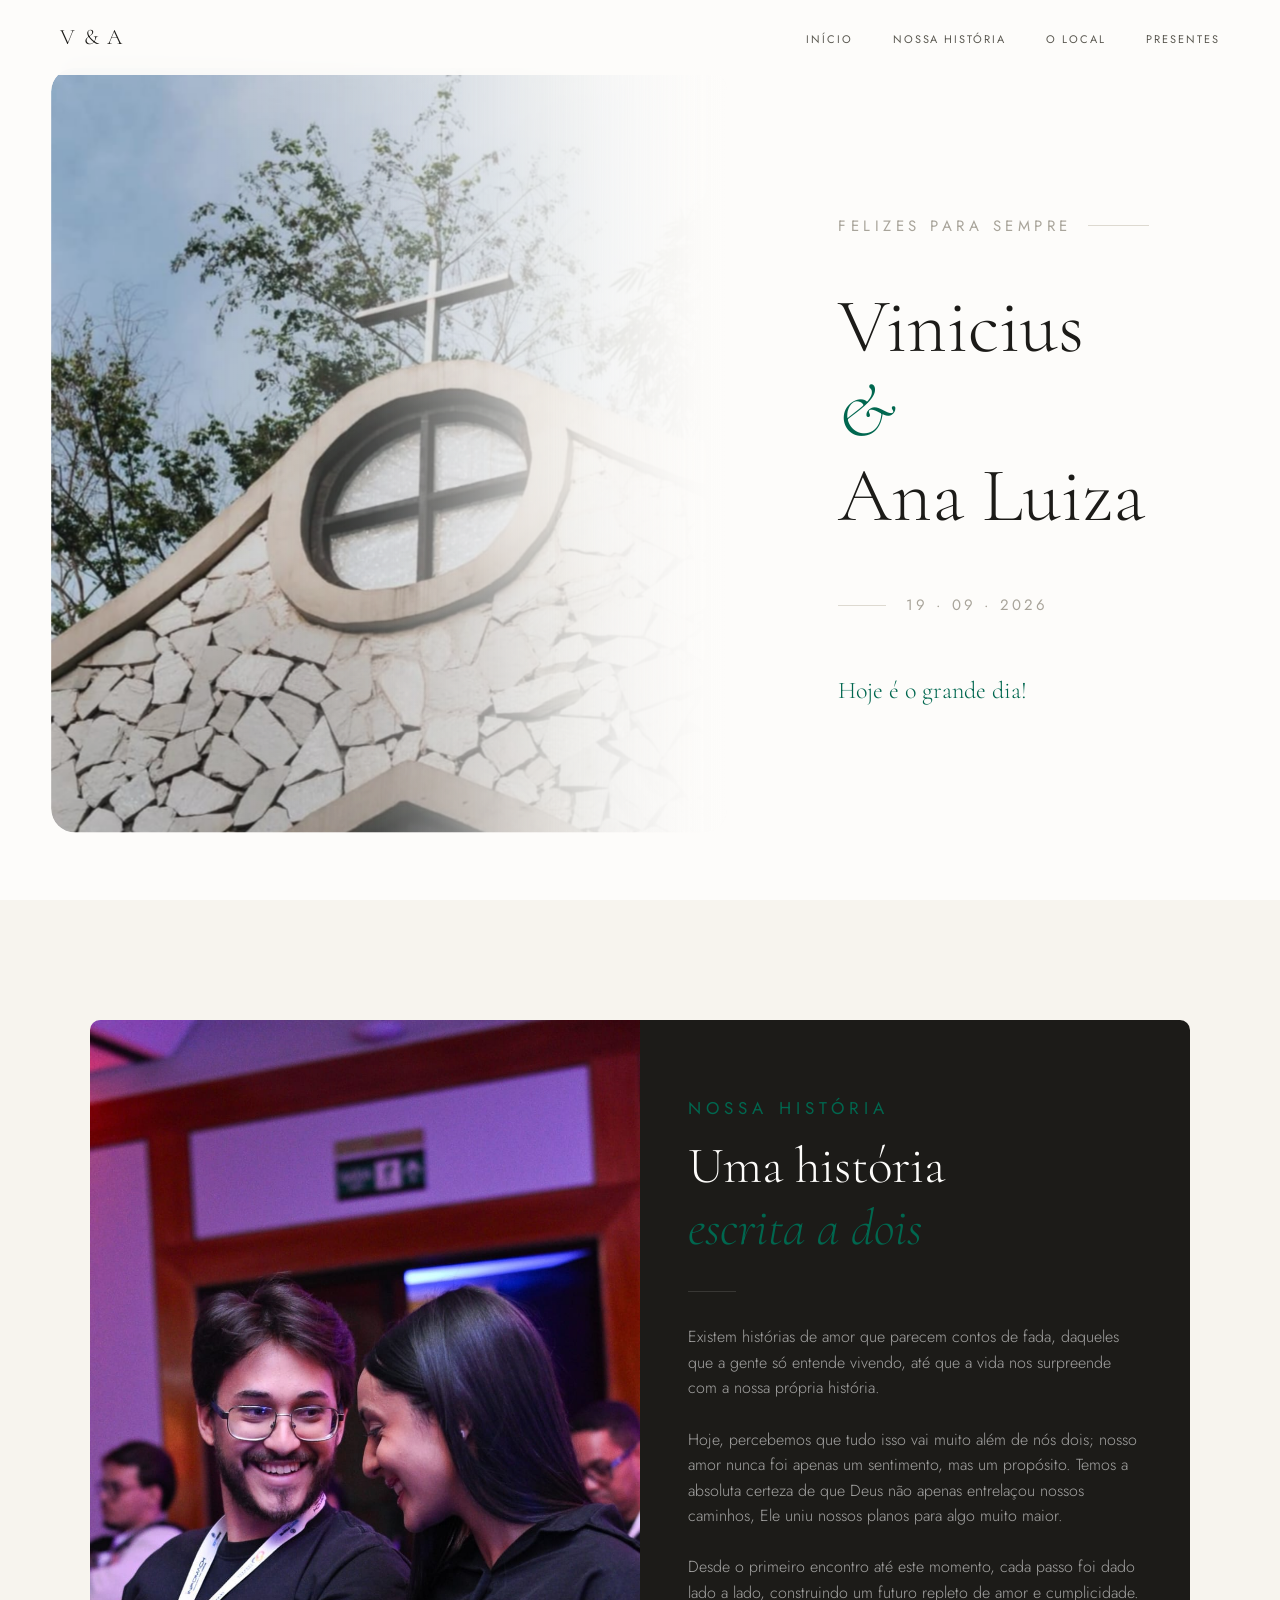
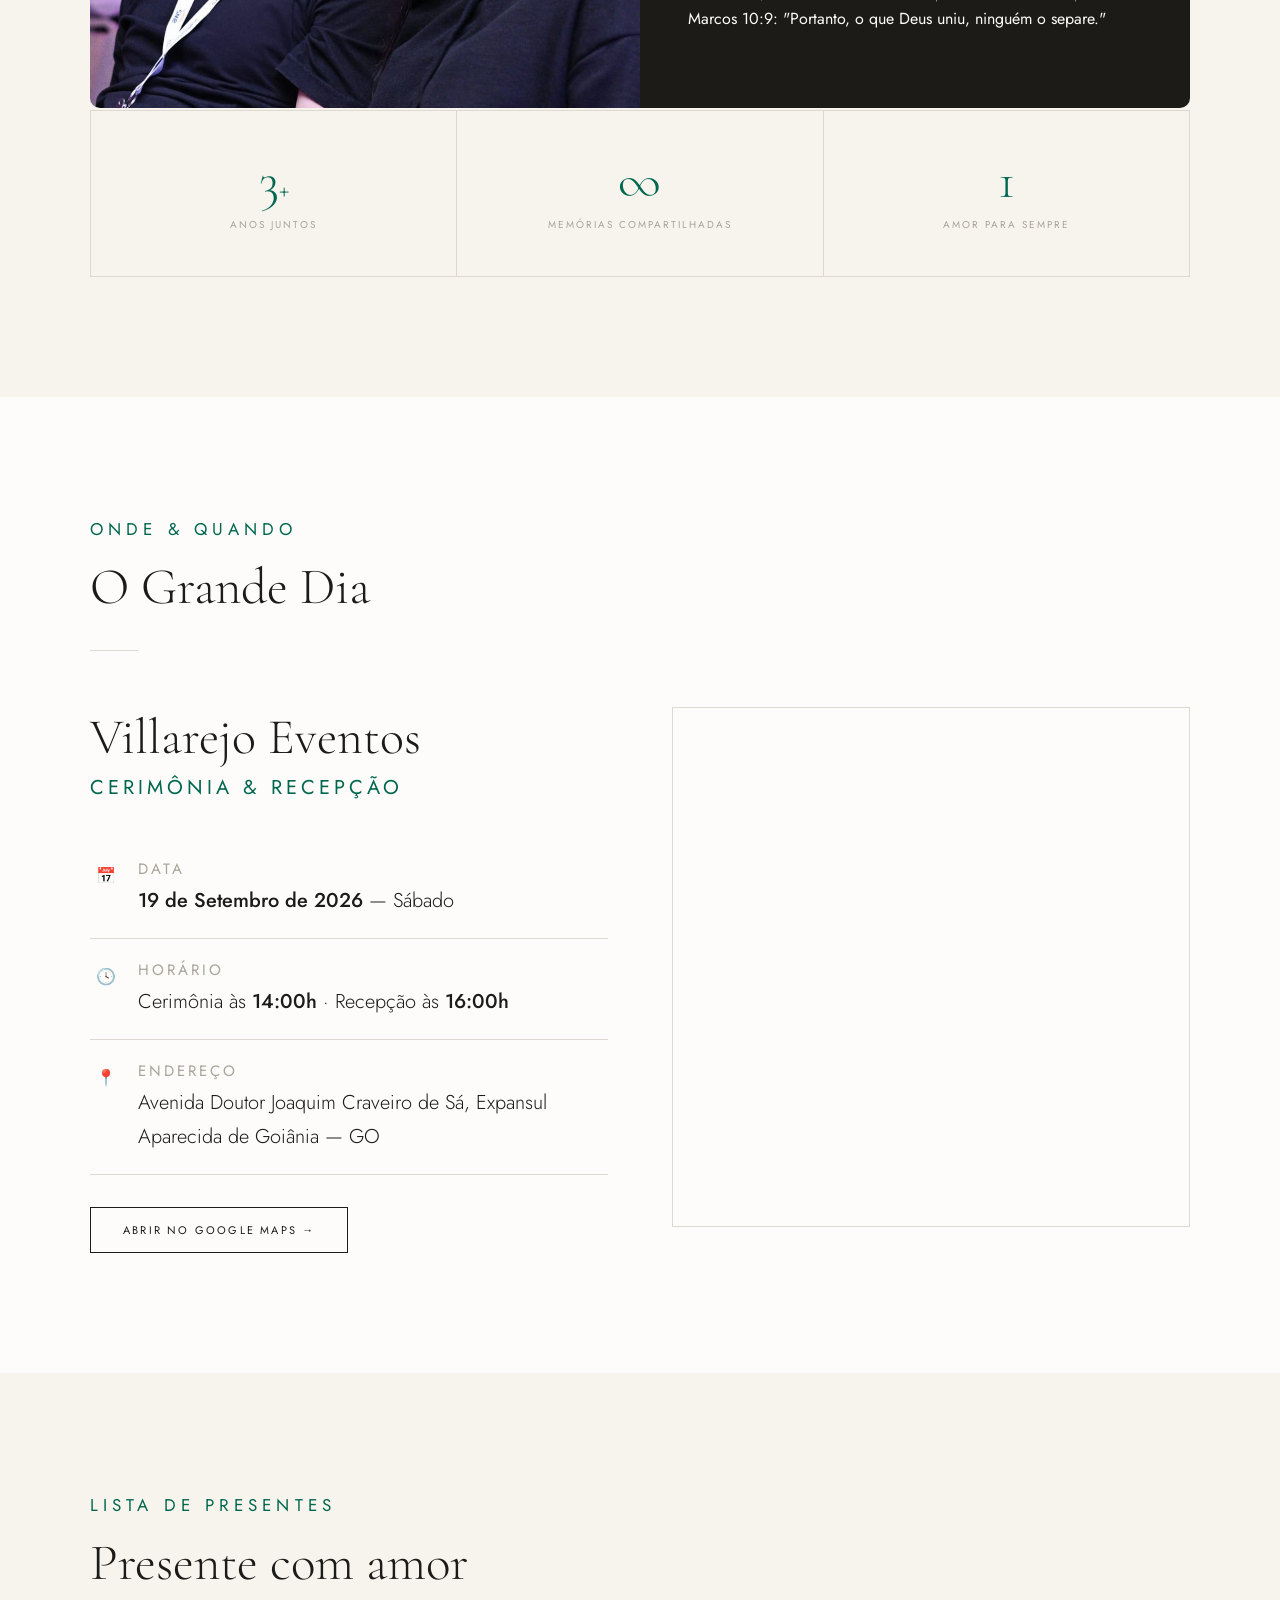
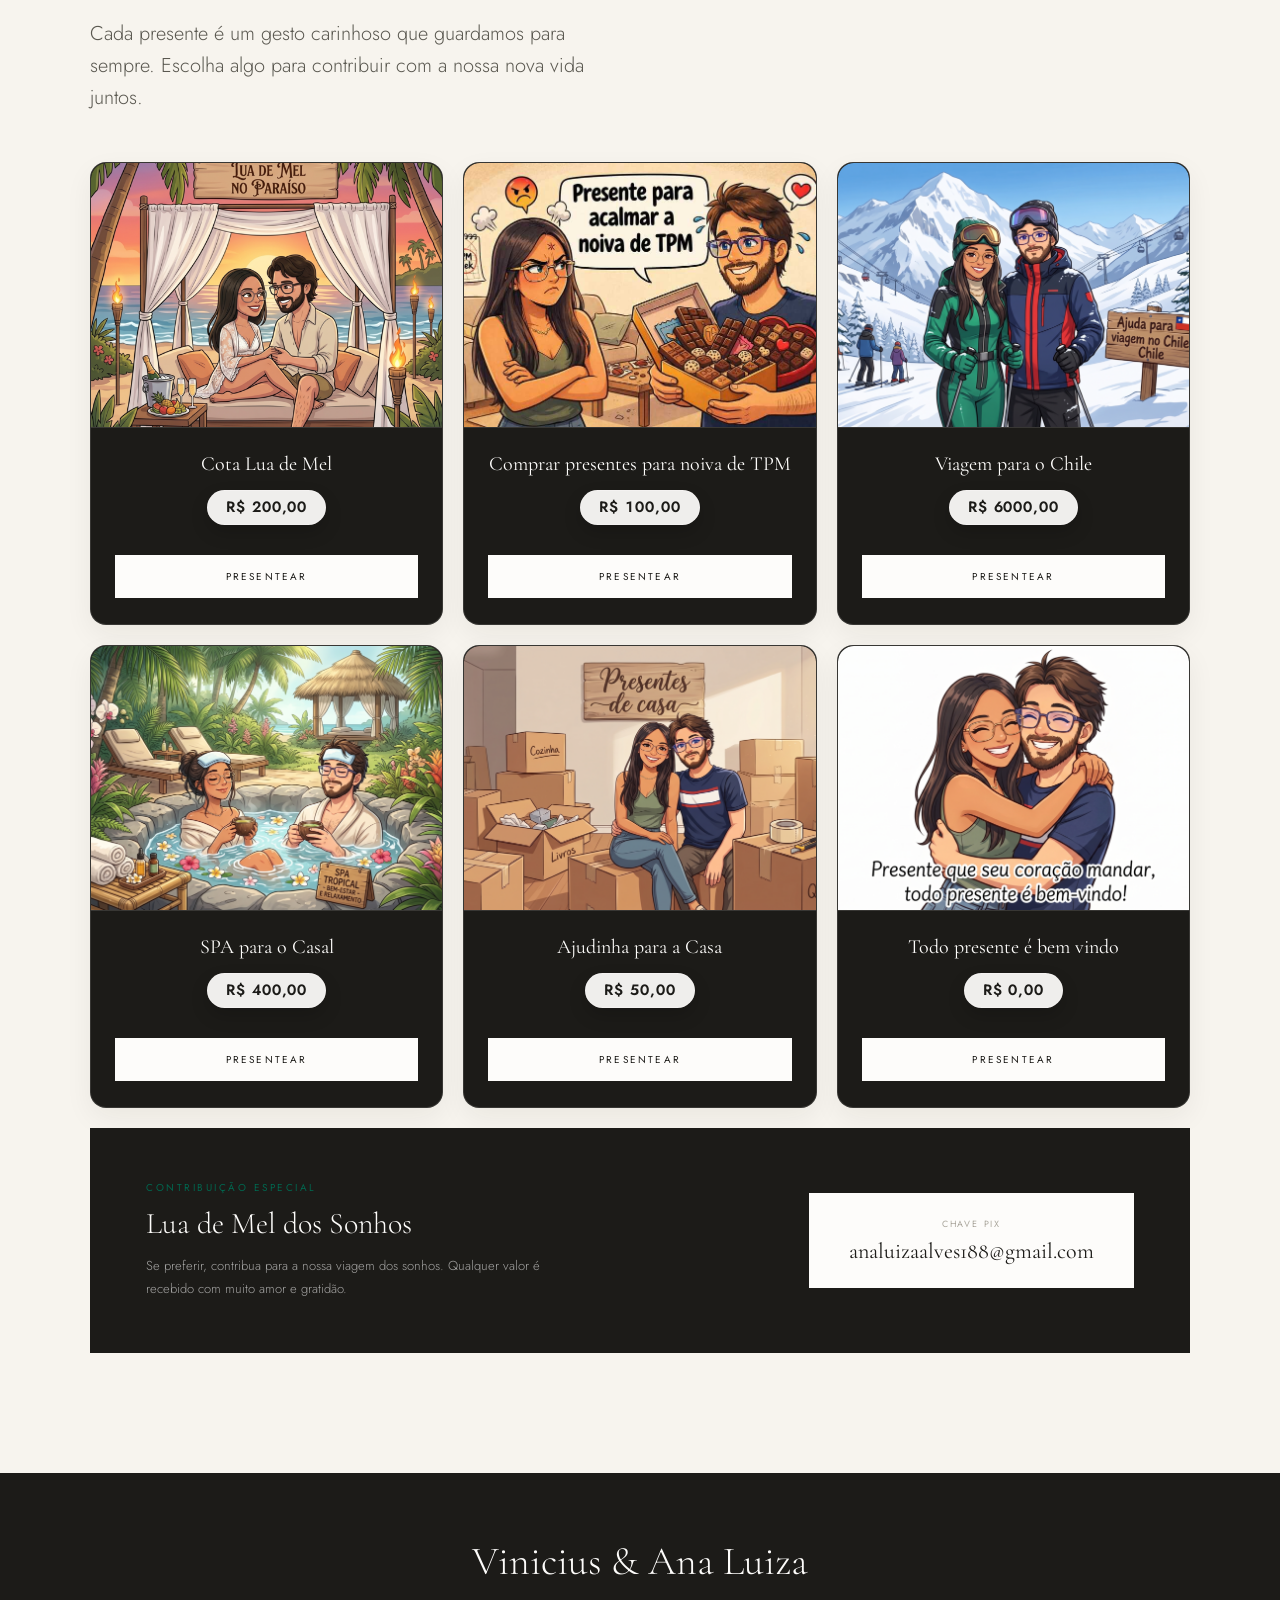
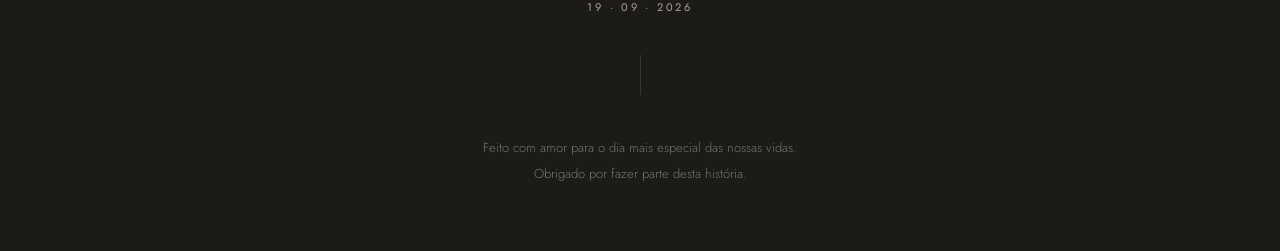
<file: casamento.html>
<!DOCTYPE html>
<html lang="pt-BR">

<head>
  <meta charset="UTF-8">
  <meta name="viewport" content="width=device-width, initial-scale=1.0">
  <title>Vinicius & Ana Luiza — 19.09.2026</title>
  <link rel="preconnect" href="https://fonts.googleapis.com">
  <link
    href="https://fonts.googleapis.com/css2?family=Cormorant+Garamond:ital,wght@0,300;0,400;0,600;1,300;1,400;1,600&family=Jost:wght@200;300;400;500&display=swap"
    rel="stylesheet">
  <link rel="stylesheet" href="css/style.css">
  <link rel="icon" type="image/png" href="assets/favicon-casamento.png">
  
</head>

<body>

  <nav id="navbar">
    <a href= "#home" class="nav-logo">V &amp; A</a>
    <ul class="nav-links">
      <li><a href="#home">Início</a></li>
      <li><a href="#about">Nossa História</a></li>
      <li><a href="#local">O Local</a></li>
      <li><a href="#presentes">Presentes</a></li>
    </ul>
  </nav>

  <!-- HERO -->
  <section id="home">
    <div class="hero-photo">
      <img src="assets/villarejo.jpeg" alt="Cerimônia" />
    </div>
    <div class="hero-content">
      <div class="hero-label">Felizes para sempre</div>
      <h1 class="hero-names">Vinicius<br><em>&amp;</em><br>Ana Luiza</h1>
      <div class="hero-date">19 · 09 · 2026</div>
      <div class="countdown" id="countdown">
        <div class="countdown-unit"><span class="countdown-num" id="cd-d">—</span><span
            class="countdown-label">Dias</span></div>
        <span class="countdown-sep">·</span>
        <div class="countdown-unit"><span class="countdown-num" id="cd-h">—</span><span
            class="countdown-label">Horas</span></div>
        <span class="countdown-sep">·</span>
        <div class="countdown-unit"><span class="countdown-num" id="cd-m">—</span><span
            class="countdown-label">Min</span></div>
        <span class="countdown-sep">·</span>
        <div class="countdown-unit"><span class="countdown-num" id="cd-s">—</span><span
            class="countdown-label">Seg</span></div>
      </div>
    </div>
  </section>

  <!-- ABOUT -->
  <section id="about">
    <div class="about-inner">
      <div class="about-hero reveal">
        <div class="about-photo-wrap">
          <div class="about-photo-placeholder">
            <img src="assets/foto-casal.jpeg" alt="foto-casal">
          </div>
        </div>
        <div class="about-text-panel">
          <span class="section-label">Nossa História</span>
          <h2 class="section-title">Uma história<br><em>escrita a dois</em></h2>
          <div class="divider"></div>
          <p class="about-story">
            Existem histórias de amor que parecem contos de fada, daqueles que a gente só entende vivendo, 
            até que a vida nos surpreende com a nossa própria história.<br><br>
            Hoje, percebemos que tudo isso vai muito além de nós dois; nosso amor nunca foi apenas um sentimento, mas um propósito.
            Temos a absoluta certeza de que Deus não apenas entrelaçou nossos caminhos, Ele uniu nossos planos para algo muito maior.<br><br>
            Desde o primeiro encontro até este momento, cada passo foi dado lado a lado, construindo um futuro repleto
            de amor e cumplicidade. <br><strong>Marcos 10:9: "Portanto, o que Deus uniu, ninguém o separe."</strong>
          </p>
        </div>
      </div>
      <div class="about-stats reveal">
        <div class="about-stat">
          <span class="about-stat-num">3<span style="font-size:26px;color:var(--light)">+</span></span>
          <span class="about-stat-label">Anos juntos</span>
        </div>
        <div class="about-stat">
          <span class="about-stat-num">∞</span>
          <span class="about-stat-label">Memórias compartilhadas</span>
        </div>
        <div class="about-stat">
          <span class="about-stat-num">1</span>
          <span class="about-stat-label">Amor para sempre</span>
        </div>
      </div>
    </div>
  </section>

  <!-- LOCAL -->
  <section id="local">
    <div class="local-inner">
      <div class="reveal">
        <span class="section-label">Onde &amp; Quando</span>
        <h2 class="section-title">O Grande Dia</h2>
        <div class="divider"></div>
      </div>
      <div class="local-grid">
        <div class="reveal d1">
          <div class="venue-name">Villarejo Eventos</div>
          <div class="venue-sub">Cerimônia &amp; Recepção</div>
          <div class="local-info-row">
            <div class="local-info-icon">📅</div>
            <div>
              <div class="local-info-type">Data</div>
              <div class="local-info-value"><strong>19 de Setembro de 2026</strong> — Sábado</div>
            </div>
          </div>
          <div class="local-info-row">
            <div class="local-info-icon">🕓</div>
            <div>
              <div class="local-info-type">Horário</div>
              <div class="local-info-value">Cerimônia às <strong>14:00h</strong> · Recepção às <strong>16:00h</strong>
              </div>
            </div>
          </div>
          <div class="local-info-row">
            <div class="local-info-icon">📍</div>
            <div>
              <div class="local-info-type">Endereço</div>
              <div class="local-info-value">Avenida Doutor Joaquim Craveiro de Sá, Expansul<br>Aparecida de Goiânia — GO</div>
            </div>
          </div>
          <a href="https://maps.app.goo.gl/ArLqcm95cmrXGMqs5" target="_blank" class="btn-map">Abrir no Google Maps →</a>
        </div>
        <div class="local-map reveal d2">
          <iframe src="https://maps.google.com/maps?q=-16.8176771,-49.2294347&z=16&output=embed" allowfullscreen
            loading="lazy" referrerpolicy="no-referrer-when-downgrade">
          </iframe>
        </div>
      </div>
    </div>
  </section>

  <!-- PRESENTES -->
  <section id="presentes">
    <div class="gifts-inner">
      <div class="reveal">
        <span class="section-label">Lista de Presentes</span>
        <h2 class="section-title">Presente com amor</h2>
        <p class="gifts-subtitle">Cada presente é um gesto carinhoso que guardamos para sempre. Escolha algo para
          contribuir com a nossa nova vida juntos.</p>
      </div>
      <div class="gifts-grid" id="gifts-grid"></div>
    </div>
  </section>

  <!-- FOOTER -->
  <footer>
    <div class="footer-names">Vinicius &amp; Ana Luiza</div>
    <div class="footer-date">19 · 09 · 2026</div>
    <div class="footer-bar"></div>
    <p class="footer-note">Feito com amor para o dia mais especial das nossas vidas.<br>Obrigado por fazer parte desta
      história.</p>
  </footer>

  <script src="src/script.js" defer></script>
</body>

</html>
</file>
<file: css/style.css>
/* ============================================================
   RESET & VARIÁVEIS
   ============================================================ */
*, *::before, *::after { margin: 0; padding: 0; box-sizing: border-box; }

:root {
  --bg: #FDFCFA;
  --bg-alt: #F7F4EE;
  --text: #1C1B18;
  --text-mid: #5A5850;
  --text-light: #A8A49A;
  --border: #DDD9D0;
  --sage: #00674F;
  --nav-bg: rgba(253,252,250,0.92);
  --hero-overlay: #FDFCFA;
  --panel-bg: #1C1B18;
  --panel-text: #FDFCFA;
  --panel-text-muted: rgba(255,255,255,0.6);
  --panel-text-subtle: rgba(255,255,255,0.38);
  --panel-border: rgba(255,255,255,0.12);
  --modal-backdrop: rgba(28,27,24,0.6);
  --shadow-soft: rgba(0,0,0,0.08);
  --hero-photo-shadow: none;
  --hero-fade-size: clamp(280px, 40vw, 640px);
  --hero-mobile-fade-size: clamp(180px, 38vh, 320px);
  --whatsapp-bg: #25D366;
  --whatsapp-hover: #1ebe5a;
  --whatsapp-text: #fff;
}

[data-theme="dark"] {
  --bg: #111110;
  --bg-alt: #1A1917;
  --text: #EDE9E1;
  --text-mid: #C9C3B8;
  --text-light: #928D83;
  --border: #2C2B28;
  --sage: #3DB389;
  --nav-bg: rgba(17,17,16,0.92);
  --hero-overlay: #111110;
  --modal-backdrop: rgba(0,0,0,0.68);
  --shadow-soft: rgba(0,0,0,0.32);
  --hero-photo-shadow: none;
}

html { scroll-behavior: smooth; }
body {
  font-family: 'Jost', sans-serif;
  background: var(--bg);
  color: var(--text);
  transition: background 0.35s, color 0.35s;
}

.icon-line {
  width: 24px;
  height: 24px;
  display: inline-block;
  flex-shrink: 0;
  stroke: currentColor;
  stroke-linecap: round;
  stroke-linejoin: round;
  color: currentColor;
  vertical-align: middle;
}

.custom-cursor { display: none; }

@media (hover: hover) and (pointer: fine) {
  .custom-cursor {
    position: fixed;
    top: 0;
    left: 0;
    display: block;
    width: 18px;
    height: 18px;
    border: 1px solid var(--sage);
    border-radius: 50%;
    pointer-events: none;
    z-index: 9999;
    opacity: 0;
    transform: translate3d(-100px, -100px, 0);
    transition: width 0.18s ease, height 0.18s ease, border-color 0.18s ease, background-color 0.18s ease, opacity 0.18s ease;
    will-change: transform;
  }

  .custom-cursor.is-visible { opacity: 1; }

  .custom-cursor.is-hovering {
    width: 28px;
    height: 28px;
    border-color: var(--text);
    background-color: rgba(0, 103, 79, 0.08);
  }
}

@media (prefers-reduced-motion: reduce) {
  .custom-cursor { transition: none; }
}


/* ============================================================
   NAV
   ============================================================ */
nav {
  position: fixed; top: 0; left: 0; width: 100%; z-index: 100;
  display: flex; align-items: center; justify-content: space-between;
  padding: 24px 60px;
  background: var(--nav-bg);
  backdrop-filter: blur(12px);
  border-bottom: 1px solid transparent;
  transition: border-color 0.4s;
}
nav.scrolled { border-color: var(--border); }

.nav-logo {
  font-family: 'Cormorant Garamond', serif;
  font-size: 22px; font-weight: 300; letter-spacing: 0.08em;
  text-decoration: none; color: inherit;
}

.nav-links { display: flex; gap: 40px; list-style: none; }
.nav-links a {
  font-size: 11px; letter-spacing: 0.18em; text-transform: uppercase;
  text-decoration: none; color: var(--text-mid); transition: color 0.3s;
}
.nav-links a:hover { color: var(--text); }

/* Hambúrguer — escondido por padrão no desktop */
#nav-toggle    { display: none; }
.nav-hamburger {
  display: none;
  border: 0;
  background: transparent;
  padding: 0;
  font: inherit;
  color: inherit;
}

.theme-toggle {
  display: flex; align-items: center; gap: 8px;
  background: none; border: none; cursor: pointer;
  padding: 4px 0; margin-left: 32px; flex-shrink: 0;
}
.theme-toggle-track {
  width: 40px; height: 22px;
  background: var(--border); border-radius: 999px;
  position: relative; transition: background 0.3s; flex-shrink: 0;
}
[data-theme="dark"] .theme-toggle-track { background: var(--sage); }
.theme-toggle-knob {
  position: absolute; top: 3px; left: 3px;
  width: 16px; height: 16px; border-radius: 50%;
  background: var(--bg); transition: transform 0.3s cubic-bezier(0.22,1,0.36,1);
}
[data-theme="dark"] .theme-toggle-knob { transform: translateX(18px); }
.theme-toggle-icon {
  width: 18px; height: 18px;
  display: inline-flex; align-items: center; justify-content: center;
  color: var(--text); line-height: 1; user-select: none;
}
.theme-toggle-icon .icon-line { width: 18px; height: 18px; }
.theme-icon-sun { display: none; }
.theme-toggle-icon.is-dark .theme-icon-moon { display: none; }
.theme-toggle-icon.is-dark .theme-icon-sun { display: inline-block; }


/* ============================================================
   HERO
   ============================================================ */
#home {
  position: relative;
  isolation: isolate;
  min-height: 100vh;
  display: grid;
  grid-template-columns: 6fr 4fr;
  align-items: center;
  padding: 0 clamp(24px, 4vw, 60px);
  gap: clamp(24px, 4vw, 56px);
}

.hero-petals {
  position: absolute;
  inset: 0;
  z-index: 1;
  overflow: hidden;
  pointer-events: none;
}

.hero-petal {
  position: absolute;
  top: -10vh;
  left: var(--x);
  width: var(--size);
  height: calc(var(--size) * 1.35);
  border-radius: 70% 30% 70% 30%;
  background: color-mix(in srgb, var(--sage) 36%, #f2aeb8 64%);
  box-shadow: 0 0 16px rgba(255, 255, 255, 0.12);
  opacity: var(--opacity);
  transform: translate3d(0, -10vh, 0) rotate(var(--rotation));
  animation: heroPetalFall var(--duration) linear var(--delay) infinite;
}

.hero-petal::after {
  content: '';
  position: absolute;
  inset: 18% 28% auto auto;
  width: 28%;
  height: 28%;
  border-radius: 50%;
  background: rgba(255, 255, 255, 0.24);
}

.hero-photo {
  position: relative;
  z-index: 0;
  height: 85vh; margin-left: 0;
  border: 0;
  border-radius: 24px;
  overflow: hidden;
  background: var(--hero-overlay);
  box-shadow: var(--hero-photo-shadow);
  /* clip-path garante corte limpo sem franja de sub-pixel */
  clip-path: inset(0 round 24px);
}
.hero-photo img {
  width: 100%; height: 100%; margin-top: 0; object-fit: cover; display: block;
  filter: brightness(1.05) contrast(0.90);
  transform: translate3d(0, var(--hero-parallax-y, 0px), 0) scale(1.04);
  will-change: transform;
}
.hero-photo::after {
  content: '';
  position: absolute;
  inset: 0 0 0 auto;
  z-index: 1;
  width: var(--hero-fade-size);
  background: linear-gradient(
    to right,
    transparent 0%,
    color-mix(in srgb, var(--hero-overlay) 6%, transparent) 12%,
    color-mix(in srgb, var(--hero-overlay) 16%, transparent) 26%,
    color-mix(in srgb, var(--hero-overlay) 34%, transparent) 44%,
    color-mix(in srgb, var(--hero-overlay) 58%, transparent) 64%,
    color-mix(in srgb, var(--hero-overlay) 80%, transparent) 82%,
    var(--hero-overlay) 100%
  );
  pointer-events: none;
}

@supports ((mask-image: linear-gradient(#000, transparent)) or (-webkit-mask-image: linear-gradient(#000, transparent))) {
  .hero-photo img {
    -webkit-mask-image: linear-gradient(
      to right,
      #000 0%,
      #000 36%,
      rgba(0, 0, 0, 0.96) 48%,
      rgba(0, 0, 0, 0.78) 62%,
      rgba(0, 0, 0, 0.52) 76%,
      rgba(0, 0, 0, 0.24) 90%,
      transparent 100%
    );
    mask-image: linear-gradient(
      to right,
      #000 0%,
      #000 36%,
      rgba(0, 0, 0, 0.96) 48%,
      rgba(0, 0, 0, 0.78) 62%,
      rgba(0, 0, 0, 0.52) 76%,
      rgba(0, 0, 0, 0.24) 90%,
      transparent 100%
    );
    -webkit-mask-size: 100% 100%;
    mask-size: 100% 100%;
    -webkit-mask-repeat: no-repeat;
    mask-repeat: no-repeat;
  }

  .hero-photo::after { mix-blend-mode: normal; }
}

.hero-editorial-mark {
  position: absolute;
  top: 50%;
  right: clamp(24px, 5vw, 88px);
  z-index: 1;
  transform: translateY(-50%);
  font-family: 'Cormorant Garamond', serif;
  font-size: clamp(144px, 18vw, 320px);
  font-weight: 300;
  line-height: 0.8;
  letter-spacing: -0.08em;
  color: color-mix(in srgb, var(--sage) 70%, var(--text-light) 30%);
  opacity: 0.12;
  pointer-events: none;
  user-select: none;
  text-shadow: 0 18px 70px color-mix(in srgb, var(--hero-overlay) 78%, transparent), 0 0 1px var(--bg);
}

.hero-content {
  position: relative;
  z-index: 2;
  display: flex; flex-direction: column; justify-content: center;
  padding: 100px 80px 80px 60px;
}
.hero-label {
  font-size: 15px; letter-spacing: 0.3em; text-transform: uppercase;
  color: var(--text-light); display: flex; align-items: center; gap: 16px; margin-bottom: 48px;
}
.hero-label::after { content: ''; flex: 1; height: 1px; background: var(--border); }

.hero-names {
  font-family: 'Cormorant Garamond', serif;
  font-size: clamp(56px, 6vw, 88px); font-weight: 300; line-height: 1.1; margin-bottom: 56px;
}
.hero-names em { font-style: italic; color: var(--sage); }

.hero-date {
  display: flex; align-items: center; gap: 20px;
  font-size: 15px; letter-spacing: 0.2em; color: var(--text-light);
  text-transform: uppercase; margin-bottom: 60px;
}
.hero-date::before { content: ''; width: 48px; height: 1px; background: var(--border); }

.countdown { display: flex; gap: 28px; align-items: flex-start; }
.countdown-unit { text-align: center; }
.countdown-num {
  font-family: 'Cormorant Garamond', serif;
  font-size: 44px; font-weight: 300; line-height: 1; display: block;
}
.countdown-label {
  font-size: 9px; letter-spacing: 0.2em; text-transform: uppercase;
  color: var(--text-light); margin-top: 6px; display: block;
}
.countdown-sep {
  font-family: 'Cormorant Garamond', serif;
  font-size: 40px; font-weight: 300; color: var(--border); padding-top: 4px;
}


/* ============================================================
   SEÇÕES — BASE
   ============================================================ */
section { padding: 120px 60px; }
.section-label {
  font-size: 17px; letter-spacing: 0.3em; text-transform: uppercase;
  color: var(--sage); margin-bottom: 16px; display: block;
}
.section-title {
  font-family: 'Cormorant Garamond', serif;
  font-size: clamp(36px, 4vw, 54px); font-weight: 300; line-height: 1.2; margin-bottom: 24px;
}
.divider { width: 48px; height: 1px; background: var(--border); margin: 32px 0; }
.ornament-divider {
  display: flex;
  align-items: center;
  width: 96px;
  height: 14px;
  margin: 28px 0 32px;
  background:
    radial-gradient(circle, var(--sage) 0 2.5px, transparent 3px) center / 8px 8px no-repeat;
}
.ornament-divider::before,
.ornament-divider::after {
  content: '';
  display: block;
  width: 42px;
  height: 100%;
  background:
    linear-gradient(var(--border), var(--border)) center / 100% 1px no-repeat,
    radial-gradient(circle, var(--text-light) 0 1.5px, transparent 2px) right center / 5px 5px no-repeat;
}
.ornament-divider::after {
  margin-left: auto;
  transform: scaleX(-1);
}

/* ============================================================
   ABOUT
   ============================================================ */
#about { background: var(--bg-alt); }
.about-inner { max-width: 1100px; margin: 0 auto; }

.about-hero { display: grid; grid-template-columns: 1fr 1fr; margin-bottom: 2px; }

.about-photo-wrap {
  aspect-ratio: 4/5; overflow: hidden;
  border-top-left-radius: 10px; border-bottom-left-radius: 10px;
}

/* Container da imagem — sempre se comporta como wrapper */
.about-photo-placeholder {
  width: 100%; height: 100%;
  min-height: unset; display: block;
  background: none; padding: 0;
}
.about-photo-placeholder img {
  width: 100%; height: 100%;
  object-fit: cover; object-position: center 15%; display: block;
}

.about-text-panel {
  background: var(--panel-bg); padding: 55px 48px;
  display: flex; flex-direction: column; justify-content: center;
  border-top-right-radius: 10px; border-bottom-right-radius: 10px;
}
.about-text-panel .section-label { color: var(--sage); }
.about-text-panel .section-title { color: var(--panel-text); margin-bottom: 0; }
.about-text-panel .section-title em { font-style: italic; color: var(--sage); }
.about-text-panel .divider { background: var(--panel-border); }
.about-text-panel .ornament-divider::before,
.about-text-panel .ornament-divider::after {
  background:
    linear-gradient(var(--panel-border), var(--panel-border)) center / 100% 1px no-repeat,
    radial-gradient(circle, var(--text-light) 0 1.5px, transparent 2px) right center / 5px 5px no-repeat;
}
.about-story { font-size: 16px; line-height: 1.6; color: var(--panel-text-muted); font-weight: 300; }
.about-story strong { color: var(--panel-text); font-weight: 400; }

.about-stats {
  display: grid; grid-template-columns: repeat(3,1fr);
  border-top: 1px solid var(--border); border-left: 1px solid var(--border);
}
.about-stat {
  padding: 44px 32px; text-align: center;
  border-right: 1px solid var(--border); border-bottom: 1px solid var(--border);
}
.about-stat-num {
  font-family: 'Cormorant Garamond', serif;
  font-size: 52px; font-weight: 300; color: var(--sage); display: block; line-height: 1;
}
.about-stat-label {
  font-size: 10px; letter-spacing: 0.2em; text-transform: uppercase;
  color: var(--text-light); margin-top: 10px; display: block;
}


/* ============================================================
   GALERIA
   ============================================================ */
#galeria { background: var(--bg); }
.gallery-inner { max-width: 1100px; margin: 0 auto; }
.gallery-grid {
  display: grid;
  grid-template-columns: repeat(12, 1fr);
  grid-auto-rows: 92px;
  gap: 18px;
  margin-top: 48px;
}
.gallery-item {
  position: relative;
  display: block;
  width: 100%;
  min-height: 0;
  padding: 0;
  overflow: hidden;
  background: var(--bg-alt);
  border: 1px solid var(--border);
  border-radius: 18px;
  cursor: pointer;
  box-shadow: 0 16px 36px var(--shadow-soft);
}
.gallery-item:nth-child(1) { grid-column: span 7; grid-row: span 5; }
.gallery-item:nth-child(2) { grid-column: span 5; grid-row: span 3; }
.gallery-item:nth-child(3) { grid-column: span 5; grid-row: span 4; }
.gallery-item:nth-child(4) { grid-column: span 7; grid-row: span 3; }
.gallery-item img,
.gallery-img {
  width: 100%;
  height: 100%;
  display: block;
  object-fit: cover;
  filter: saturate(0.92) contrast(0.98);
  transition: transform 0.7s cubic-bezier(0.22,1,0.36,1), filter 0.7s cubic-bezier(0.22,1,0.36,1);
}
.gallery-item:focus-visible { outline: 2px solid var(--sage); outline-offset: 4px; }

@media (hover: hover) and (pointer: fine) {
  .gallery-item:hover img {
    transform: scale(1.045);
    filter: saturate(1) contrast(1.02);
  }
}

.gallery-lightbox {
  position: fixed; inset: 0; z-index: 998;
  display: flex; align-items: center; justify-content: center;
  padding: 32px; opacity: 0; pointer-events: none;
  transition: opacity 0.28s ease;
}
.gallery-lightbox.open { opacity: 1; pointer-events: auto; }
.gallery-lightbox-backdrop {
  position: absolute; inset: 0;
  background: var(--modal-backdrop); backdrop-filter: blur(6px);
}
.gallery-lightbox-box {
  position: relative; z-index: 1;
  max-width: min(980px, 92vw); max-height: 88vh;
}
.gallery-lightbox-img {
  display: block;
  width: auto; max-width: 100%;
  max-height: 88vh;
  object-fit: contain;
  border-radius: 18px;
  box-shadow: 0 24px 70px rgba(0,0,0,0.32);
}
.gallery-lightbox-close {
  position: absolute; top: -18px; right: -18px;
  width: 42px; height: 42px;
  display: inline-flex; align-items: center; justify-content: center;
  background: var(--bg); color: var(--text);
  border: 1px solid var(--border); border-radius: 999px;
  cursor: pointer; line-height: 1;
  box-shadow: 0 14px 32px var(--shadow-soft);
}
.gallery-lightbox-close .icon-line { width: 20px; height: 20px; }
.gallery-lightbox-close:focus-visible { outline: 2px solid var(--sage); outline-offset: 3px; }


/* ============================================================
   LOCAL
   ============================================================ */
#local { background: var(--bg); }
.local-inner { max-width: 1100px; margin: 0 auto; }
.local-grid { display: grid; grid-template-columns: 1fr 1fr; gap: 64px; align-items: start; margin-top: 56px; }

.venue-name { font-family: 'Cormorant Garamond', serif; font-size: 50px; font-weight: 300; margin-bottom: 6px; }
.venue-sub { font-size: 20px; color: var(--sage); letter-spacing: 0.2em; text-transform: uppercase; margin-bottom: 36px; }

.local-info-row { display: flex; gap: 16px; align-items: flex-start; padding: 20px 0; border-bottom: 1px solid var(--border); }
.local-info-row:first-of-type { border-top: 1px solid var(--border); }
.local-info-icon {
  width: 32px; height: 32px; margin-top: 2px; flex-shrink: 0;
  display: inline-flex; align-items: center; justify-content: center;
  color: var(--sage);
}
.local-info-icon .icon-line { width: 30px; height: 30px; }
.local-info-type { font-size: 15px; letter-spacing: 0.2em; text-transform: uppercase; color: var(--text-light); margin-bottom: 4px; }
.local-info-value { font-size: 20px; font-weight: 300; line-height: 1.7; }
.local-info-value strong { font-weight: 500; }

.btn-map {
  display: inline-flex; align-items: center; gap: 10px;
  margin-top: 32px; padding: 14px 32px;
  border: 1px solid var(--text); color: var(--text);
  font-size: 11px; letter-spacing: 0.2em; text-transform: uppercase;
  text-decoration: none;
  transition: background-color 0.3s, color 0.3s;
  font-family: 'Jost', sans-serif;
}
.btn-map:hover { background: var(--text); color: var(--bg); }

.local-map { height: 520px; border: 1px solid var(--border); overflow: hidden; }
.local-map iframe { width: 100%; height: 100%; border: 0; display: block; }


/* ============================================================
   PRESENTES
   ============================================================ */
#presentes { background: var(--bg-alt); }
.gifts-inner { max-width: 1100px; margin: 0 auto; }
.gifts-subtitle { font-size: 20px; color: var(--text-mid); font-weight: 300; line-height: 1.6; max-width: 520px; margin-top: 16px; }

.gifts-grid { display: grid; grid-template-columns: repeat(3,1fr); gap: 20px; margin-top: 48px; }

.gift-card {
  background: var(--panel-bg); border: 1px solid var(--panel-border); overflow: hidden;
  border-radius: 16px; box-shadow: 0 10px 28px rgba(28,27,24,0.06);
  display: flex; flex-direction: column;
  transition: box-shadow 0.3s, transform 0.3s;
}
.gift-card:hover { box-shadow: 0 18px 42px rgba(28,27,24,0.12); transform: translateY(-3px); }

.gift-img-wrap { position: relative; overflow: hidden; aspect-ratio: 4/3; border-radius: 16px 16px 0 0; }
.gift-img-wrap img {
  width: 100%; height: 100%; object-fit: cover; display: block;
  transition: transform 0.6s cubic-bezier(0.22,1,0.36,1);
  image-rendering: -webkit-optimize-contrast;
  image-rendering: smooth;
  -ms-interpolation-mode: bicubic;
}
.gift-card:hover .gift-img-wrap img { transform: scale(1.06); }

.gift-badge-chosen {
  position: absolute; top: 12px; right: 12px;
  background: var(--text); color: var(--bg);
  padding: 4px 12px; font-size: 9px; letter-spacing: 0.15em; text-transform: uppercase;
}

.gift-body {
  padding: 24px 24px 26px; flex: 1;
  display: flex; flex-direction: column; align-items: center; text-align: center;
  border-top: 1px solid var(--panel-border); gap: 10px;
}
.gift-name { font-family: 'Cormorant Garamond', serif; font-size: 20px; font-weight: 400; color: var(--panel-text); margin-bottom: 0; }
.gift-price {
  display: inline-flex; align-items: center; justify-content: center;
  padding: 8px 18px; border-radius: 999px;
  background: rgba(253, 252, 250, 0.94);
  color: #1C1B18; border: 1px solid rgba(253, 252, 250, 0.28);
  font-size: 15px; font-weight: 600; line-height: 1.15;
  margin: 4px 0 20px; letter-spacing: 0.06em;
  font-variant-numeric: tabular-nums;
  box-shadow: 0 8px 18px rgba(0, 0, 0, 0.16);
}

.gift-btn {
  display: block; width: 100%; padding: 14px;
  background: var(--panel-text); color: var(--panel-bg); border: none;
  font-family: 'Jost', sans-serif; font-size: 10px; letter-spacing: 0.22em;
  text-transform: uppercase; cursor: pointer; transition: background 0.3s; margin-top: auto;
}
.gift-btn:hover:not(:disabled) { background: var(--sage); }
.gift-btn:disabled { background: var(--border); color: var(--text-light); cursor: default; }

/* PIX banner */
.pix-banner {
  grid-column: 1/-1; background: var(--panel-bg);
  padding: 52px 56px; display: flex; align-items: center;
  justify-content: space-between; gap: 40px;
}
.pix-banner-label { font-size: 10px; letter-spacing: 0.25em; text-transform: uppercase; color: var(--sage); margin-bottom: 10px; }
.pix-banner-title { font-family: 'Cormorant Garamond', serif; font-size: 30px; font-weight: 300; color: var(--panel-text); margin-bottom: 12px; }
.pix-banner-desc { font-size: 13px; color: var(--panel-text-muted); font-weight: 300; max-width: 420px; line-height: 1.8; }
.pix-box { background: var(--bg); padding: 24px 40px; text-align: center; flex-shrink: 0; }
.pix-box-label { font-size: 9px; letter-spacing: 0.2em; text-transform: uppercase; color: var(--text-light); margin-bottom: 8px; }
.pix-box-key { font-family: 'Cormorant Garamond', serif; font-size: 22px; color: var(--text); word-break: break-all; }


/* ============================================================
   MODAL PIX
   ============================================================ */
#pix-modal {
  position: fixed; inset: 0; z-index: 999;
  display: flex; align-items: center; justify-content: center;
  opacity: 0; pointer-events: none; transition: opacity 0.3s;
}
#pix-modal.open { opacity: 1; pointer-events: auto; }

.pix-modal-backdrop {
  position: absolute; inset: 0;
  background: var(--modal-backdrop); backdrop-filter: blur(4px);
}
.pix-modal-box {
  position: relative; z-index: 1;
  background: var(--bg); padding: 48px 40px;
  max-width: 420px; width: 90%; text-align: center;
  transform: translateY(20px);
  transition: transform 0.3s cubic-bezier(0.22,1,0.36,1);
}
#pix-modal.open .pix-modal-box { transform: translateY(0); }

.pix-modal-close {
  position: absolute; top: 16px; right: 20px;
  width: 32px; height: 32px;
  display: inline-flex; align-items: center; justify-content: center;
  background: none; border: none;
  color: var(--text-light); cursor: pointer; line-height: 1;
}
.pix-modal-close .icon-line { width: 20px; height: 20px; }
.pix-modal-close:hover { color: var(--text); }

.pix-modal-label { font-size: 10px; letter-spacing: 0.25em; text-transform: uppercase; color: var(--sage); margin-bottom: 12px; }
.pix-modal-gift-name { font-family: 'Cormorant Garamond', serif; font-size: 28px; font-weight: 300; margin-bottom: 6px; }
.pix-modal-price { font-size: 14px; color: var(--text-mid); font-weight: 300; }
.pix-modal-divider { width: 40px; height: 1px; background: var(--border); margin: 24px auto; }
.pix-modal-instruction { font-size: 13px; color: var(--text-light); letter-spacing: 0.05em; margin-bottom: 16px; }

.pix-modal-key-wrap {
  background: var(--bg-alt); padding: 20px 24px;
  display: flex; flex-direction: column; align-items: center; gap: 14px;
}
.pix-modal-key { font-family: 'Cormorant Garamond', serif; font-size: 20px; color: var(--text); word-break: break-all; }

.pix-modal-copy {
  background: var(--text); color: var(--bg); border: none;
  font-family: 'Jost', sans-serif; font-size: 10px; letter-spacing: 0.2em;
  text-transform: uppercase; padding: 12px 28px; cursor: pointer; transition: background 0.3s;
}
.pix-modal-copy:hover { background: var(--sage); }
.pix-modal-thanks { font-size: 13px; color: var(--text-light); font-weight: 300; line-height: 1.8; margin-top: 24px; }


/* ============================================================
   CONFIRMAR PRESENÇA
   ============================================================ */
#confirmar { background: var(--bg); }
.rsvp-inner { max-width: 1100px; margin: 0 auto; }
.rsvp-subtitle {
  font-size: 18px; color: var(--text-mid); font-weight: 300;
  line-height: 1.7; max-width: 500px; margin-top: 16px;
}

.rsvp-card {
  margin-top: 56px;
  background: var(--bg-alt);
  border: 1px solid var(--border);
  padding: 48px 56px;
  display: flex;
  align-items: center;
  gap: 40px;
}

.rsvp-card-icon {
  width: 52px; height: 52px;
  display: inline-flex; align-items: center; justify-content: center;
  flex-shrink: 0;
  line-height: 1;
  color: var(--sage);
}
.rsvp-card-icon .icon-line { width: 48px; height: 48px; }

.rsvp-card-text { flex: 1; }
.rsvp-card-title {
  font-family: 'Cormorant Garamond', serif;
  font-size: 26px; font-weight: 400;
  margin-bottom: 10px;
}
.rsvp-card-desc {
  font-size: 15px; color: var(--text-mid); font-weight: 300;
  line-height: 1.7; max-width: 480px;
}

.btn-whatsapp {
  display: inline-flex; align-items: center; gap: 12px;
  padding: 18px 36px; flex-shrink: 0;
  background: var(--whatsapp-bg); color: var(--whatsapp-text);
  font-family: 'Jost', sans-serif;
  font-size: 11px; letter-spacing: 0.2em; text-transform: uppercase;
  text-decoration: none;
  transition: background 0.3s, transform 0.2s;
}
.btn-whatsapp:hover {
  background: var(--whatsapp-hover);
  transform: translateY(-2px);
}
.btn-whatsapp svg { flex-shrink: 0; }


/* ============================================================
   FOOTER
   ============================================================ */
footer { background: var(--panel-bg); color: var(--panel-text); padding: 64px 60px; text-align: center; }
.footer-names { font-family: 'Cormorant Garamond', serif; font-size: 40px; font-weight: 300; margin-bottom: 14px; }
.footer-date { font-size: 11px; letter-spacing: 0.25em; text-transform: uppercase; color: var(--text-light); margin-bottom: 40px; }
.footer-bar { width: 1px; height: 40px; background: var(--panel-border); margin: 0 auto 40px; }
.footer-note { font-size: 13px; color: var(--panel-text-subtle); font-weight: 300; line-height: 2; }


/* ============================================================
   ANIMAÇÕES
   ============================================================ */
@keyframes heroPetalFall {
  0% {
    transform: translate3d(0, -10vh, 0) rotate(var(--rotation));
  }
  45% {
    transform: translate3d(var(--drift-mid), 45vh, 0) rotate(calc(var(--rotation) + 70deg));
  }
  100% {
    transform: translate3d(var(--drift), 110vh, 0) rotate(calc(var(--rotation) + 150deg));
  }
}

.reveal,
.stagger-list > * {
  --reveal-x: 0;
  --reveal-y: 24px;
  --reveal-scale: 1;
  --reveal-blur: 5px;
  --reveal-delay: 0s;
  opacity: 0;
  filter: blur(var(--reveal-blur));
  transform: translate3d(var(--reveal-x), var(--reveal-y), 0) scale(var(--reveal-scale));
  transition:
    opacity 0.85s cubic-bezier(0.22, 1, 0.36, 1),
    transform 0.85s cubic-bezier(0.22, 1, 0.36, 1),
    filter 0.85s cubic-bezier(0.22, 1, 0.36, 1);
  transition-delay: var(--reveal-delay);
  will-change: opacity, transform, filter;
}

.reveal-up { --reveal-y: 28px; }
.reveal-left { --reveal-x: -32px; --reveal-y: 0; }
.reveal-right { --reveal-x: 32px; --reveal-y: 0; }
.reveal-scale { --reveal-y: 14px; --reveal-scale: 0.96; }

.reveal.active,
.reveal.visible,
.reveal.is-visible,
.stagger-list.active > *,
.stagger-list.visible > *,
.stagger-list.is-visible > * {
  opacity: 1;
  filter: blur(0);
  transform: translate3d(0, 0, 0) scale(1);
  will-change: auto;
}

.d1 { --reveal-delay: 0.1s; }
.d2 { --reveal-delay: 0.22s; }
.d3 { --reveal-delay: 0.34s; }
.stagger-list > *:nth-child(1) { --reveal-delay: 0.04s; }
.stagger-list > *:nth-child(2) { --reveal-delay: 0.12s; }
.stagger-list > *:nth-child(3) { --reveal-delay: 0.2s; }
.stagger-list > *:nth-child(4) { --reveal-delay: 0.28s; }
.stagger-list > *:nth-child(5) { --reveal-delay: 0.36s; }
.stagger-list > *:nth-child(6) { --reveal-delay: 0.44s; }

@media (prefers-reduced-motion: reduce) {
  html { scroll-behavior: auto; }

  *,
  *::before,
  *::after {
    animation: none !important;
    transition-duration: 0s !important;
    transition-delay: 0s !important;
  }

  .hero-petals { display: none; }

  .hero-photo img,
  .reveal,
  .stagger-list > * {
    opacity: 1;
    filter: none;
    transform: none;
    transition: none;
    will-change: auto;
  }
}

/* ============================================================
   RESPONSIVO — TABLET (≤ 900px)
   ============================================================ */
@media (max-width: 900px) {
  nav { padding: 18px 32px; }
  section { padding: 80px 32px; }

  /* Hero */
  #home { grid-template-columns: 1fr; grid-template-rows: auto auto; min-height: 100dvh; padding: 0; overflow-x: clip; }
  .hero-photo { order: -1; height: 45vh; margin: 0; border-radius: 0; clip-path: inset(0 round 0px); }
  .hero-photo::after {
    inset: auto 0 0;
    width: 100%;
    height: var(--hero-mobile-fade-size);
    background: linear-gradient(
      to bottom,
      transparent 0%,
      color-mix(in srgb, var(--hero-overlay) 6%, transparent) 12%,
      color-mix(in srgb, var(--hero-overlay) 16%, transparent) 26%,
      color-mix(in srgb, var(--hero-overlay) 34%, transparent) 44%,
      color-mix(in srgb, var(--hero-overlay) 58%, transparent) 64%,
      color-mix(in srgb, var(--hero-overlay) 80%, transparent) 82%,
      var(--hero-overlay) 100%
    );
  }

  @supports ((mask-image: linear-gradient(#000, transparent)) or (-webkit-mask-image: linear-gradient(#000, transparent))) {
    .hero-photo img {
      -webkit-mask-image: linear-gradient(
        to bottom,
        #000 0%,
        #000 36%,
        rgba(0, 0, 0, 0.96) 48%,
        rgba(0, 0, 0, 0.78) 62%,
        rgba(0, 0, 0, 0.52) 76%,
        rgba(0, 0, 0, 0.24) 90%,
        transparent 100%
      );
      mask-image: linear-gradient(
        to bottom,
        #000 0%,
        #000 36%,
        rgba(0, 0, 0, 0.96) 48%,
        rgba(0, 0, 0, 0.78) 62%,
        rgba(0, 0, 0, 0.52) 76%,
        rgba(0, 0, 0, 0.24) 90%,
        transparent 100%
      );
    }
  }
  .hero-editorial-mark {
    top: calc(45vh + 24px);
    right: 28px;
    transform: none;
    font-size: clamp(112px, 24vw, 190px);
    opacity: 0.09;
  }
  .hero-content { padding: 24px 32px 64px; }
  .hero-names   { margin-bottom: 32px; }
  .hero-date    { margin-bottom: 40px; }

  /* About */
  .about-hero { grid-template-columns: 1fr; }
  .about-photo-wrap {
    aspect-ratio: 4 / 3;
    max-height: 320px;
    overflow: hidden;
    border-radius: 10px 10px 0 0;
  }
  .about-text-panel { border-radius: 0 0 10px 10px; padding: 40px 32px; }
  .about-stats { grid-template-columns: 1fr 1fr; }

  /* Galeria */
  .gallery-grid { grid-auto-rows: 82px; gap: 14px; }
  .gallery-item:nth-child(1),
  .gallery-item:nth-child(4) { grid-column: span 12; grid-row: span 4; }
  .gallery-item:nth-child(2),
  .gallery-item:nth-child(3) { grid-column: span 6; grid-row: span 3; }

  /* Local */
  .local-grid { grid-template-columns: 1fr; gap: 40px; }
  .local-map  { height: 340px; }

  /* Presentes */
  .gifts-grid { grid-template-columns: 1fr 1fr; }
  .pix-banner { flex-direction: column; padding: 40px 32px; gap: 28px; }
  .pix-box    { width: 100%; }

  /* Confirmar Presença */
  .rsvp-card { flex-direction: column; padding: 40px 32px; text-align: center; gap: 28px; }
  .rsvp-card-desc { max-width: 100%; }

  /* Gifts extra */
  .gifts-extra { flex-direction: column; align-items: flex-start; padding: 40px 32px; gap: 24px; }
}


/* ============================================================
   RESPONSIVO — MOBILE (≤ 600px)
   ============================================================ */
@media (max-width: 600px) {
  section { padding: 64px 24px; }

  /* Nav hambúrguer */
  nav {
    padding: 16px 24px;
    display: flex; align-items: center; justify-content: space-between;
    z-index: 200;
  }

  #nav-toggle { display: none; }

  .nav-hamburger {
    display: flex; flex-direction: column; gap: 5px;
    cursor: pointer; z-index: 1000; order: 3;
  }

  .theme-toggle {
    order: 2;
    margin-left: auto;
    margin-right: 18px;
    z-index: 1000;
  }

  .nav-links { order: 4; }
  .nav-hamburger span {
    display: block; width: 24px; height: 1.5px;
    background: var(--text); transition: transform 0.3s, opacity 0.3s;
  }

  .nav-links {
    display: flex !important; flex-direction: column;
    position: fixed;
    top: 0; left: 0; right: 0; bottom: 0;
    width: 100vw; height: 100vh;
    background: var(--bg);
    align-items: center; justify-content: center;
    gap: 0; opacity: 0; pointer-events: none;
    transition: opacity 0.35s;
    z-index: 999;
  }

  .nav-links li  { border-bottom: 1px solid var(--border); width: 100%; text-align: center; }
  .nav-links a   { display: block; padding: 20px 0; font-size: 13px; letter-spacing: 0.22em; }

  /* Classes controladas por JS */
  .nav-open .nav-links { opacity: 1; pointer-events: auto; }
  .nav-open .nav-hamburger span:nth-child(1) { transform: translateY(6.5px) rotate(45deg); }
  .nav-open .nav-hamburger span:nth-child(2) { opacity: 0; }
  .nav-open .nav-hamburger span:nth-child(3) { transform: translateY(-6.5px) rotate(-45deg); }

  /* Hero */
  .hero-photo { width: calc(100% - 48px); height: 38vh; margin: 0 24px; border-radius: 16px; clip-path: inset(0 round 16px); }
  .hero-photo.reveal-left { --reveal-x: 0; --reveal-y: 18px; }
  .hero-photo::after  { border-radius: 16px; }
  .hero-editorial-mark {
    top: calc(38vh + 18px);
    right: 14px;
    font-size: clamp(82px, 30vw, 128px);
    opacity: 0.075;
  }
  .hero-content { padding: 20px 24px 56px; }
  .hero-label   { margin-bottom: 28px; font-size: 10px; }
  .hero-names   { font-size: clamp(44px, 11vw, 64px); margin-bottom: 24px; }
  .hero-date    { font-size: 11px; margin-bottom: 32px; }

  /* Countdown */
  .countdown       { gap: 10px; }
  .countdown-num   { font-size: 32px; }
  .countdown-sep   { font-size: 28px; }
  .countdown-label { font-size: 8px; }

  /* About — foto ocupa tela inteira como "splash" */
  .about-photo-wrap {
    width: 100%;
    height: 100svh;
    max-height: unset;
    aspect-ratio: unset;
    border-radius: 16px;
    overflow: hidden;
  }
  .about-photo-placeholder img {
    object-fit: contain;
    object-position: center center;
    background-color: var(--bg-alt);
  }
  .about-stats    { grid-template-columns: 1fr; }
  .about-stat     { padding: 32px 24px; }
  .about-stat-num { font-size: 42px; }

  /* Galeria */
  .gallery-grid { grid-template-columns: 1fr; grid-auto-rows: auto; gap: 14px; }
  .gallery-item:nth-child(n) { grid-column: auto; grid-row: auto; aspect-ratio: 4 / 5; }
  .gallery-item:nth-child(2),
  .gallery-item:nth-child(4) { aspect-ratio: 4 / 3; }
  .gallery-lightbox { padding: 20px; }
  .gallery-lightbox-close { top: 10px; right: 10px; }

  /* Local */
  .venue-name { font-size: 36px; }
  .local-map  { height: 260px; }

  /* Presentes */
  .gifts-grid       { grid-template-columns: 1fr; }
  .pix-banner       { padding: 32px 24px; }
  .pix-banner-title { font-size: 24px; }
  .pix-box          { width: 100%; box-sizing: border-box; }
  .pix-box-key      { font-size: 16px; word-break: break-all; }

  /* Confirmar Presença */
  .rsvp-card        { padding: 32px 24px; }
  .rsvp-card-title  { font-size: 22px; }
  .btn-whatsapp     { width: 100%; justify-content: center; }

  /* Gifts extra */
  .gifts-extra         { padding: 32px 24px; }
  .gifts-extra .btn-whatsapp { width: 100%; justify-content: center; }

  /* Footer */
  footer        { padding: 48px 24px; }
  .footer-names { font-size: 30px; }
}

@media (max-width: 767px) {
  .stagger-list > * { --reveal-delay: 0s; }

  .reveal,
  .stagger-list > * {
    --reveal-y: 12px;
    --reveal-blur: 3px;
    transition-duration: 0.28s;
    transition-timing-function: ease-out;
  }

  .reveal-up { --reveal-y: 14px; }
  .reveal-left { --reveal-x: -14px; --reveal-y: 0; }
  .reveal-right { --reveal-x: 14px; --reveal-y: 0; }
  .reveal-scale { --reveal-y: 10px; --reveal-scale: 0.98; }

  .hero-content.reveal,
  .hero-names.reveal,
  .hero-date.reveal,
  .hero-label.reveal,
  .hero-cta.reveal,
  .hero-content .reveal {
    opacity: 1;
    filter: none;
    transform: none;
    transition: none;
  }
}
</file>
